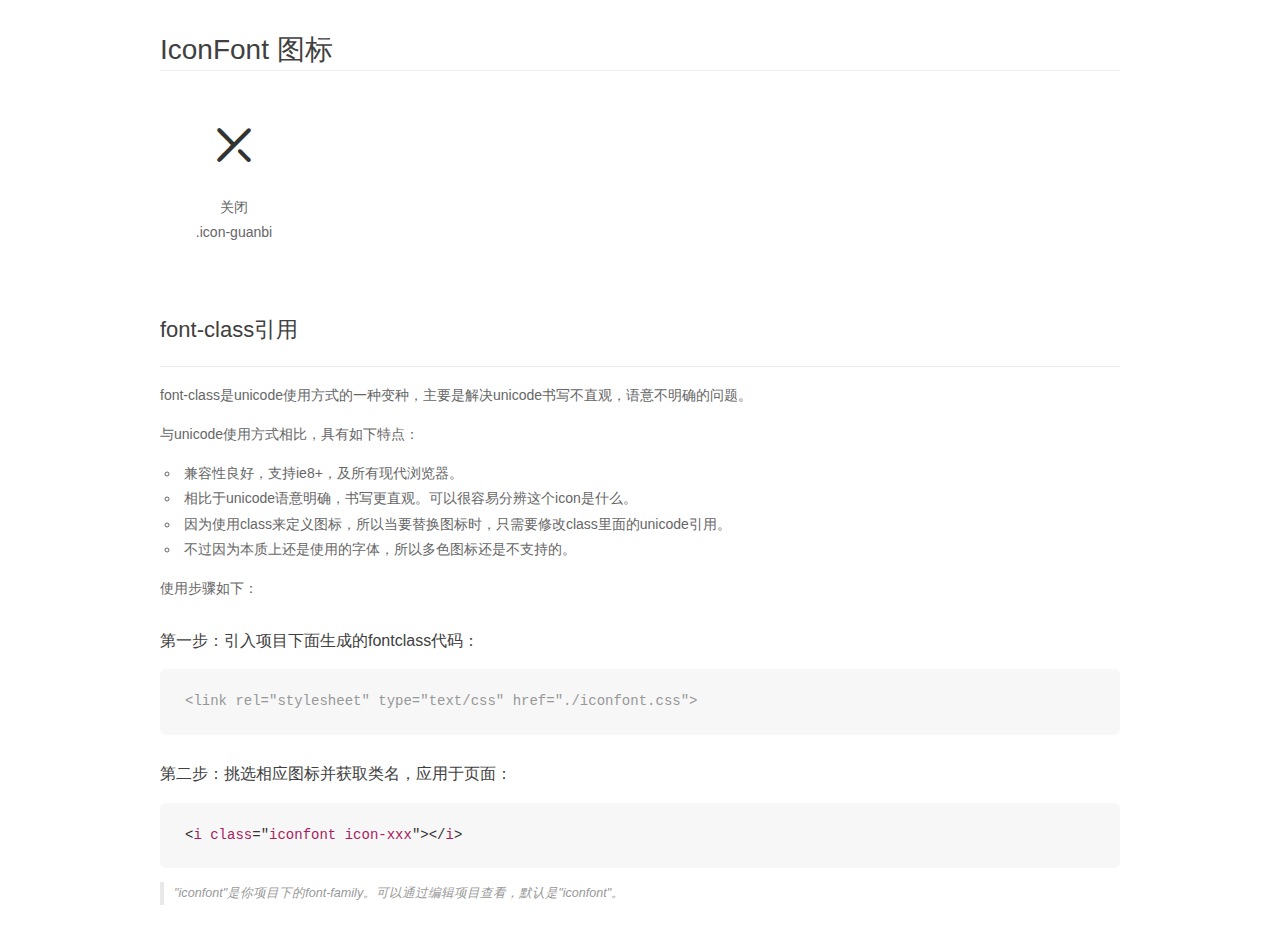
<file: public/less/font_m9dga30mbz1l9pb9/demo_fontclass.html>
<!DOCTYPE html>
<html>
<head>
    <meta charset="utf-8"/>
    <title>IconFont</title>
    <link rel="stylesheet" href="demo.css">
    <link rel="stylesheet" href="iconfont.css">
</head>
<body>
    <div class="main markdown">
        <h1>IconFont 图标</h1>
        <ul class="icon_lists clear">
            
                <li>
                <i class="icon iconfont icon-guanbi"></i>
                    <div class="name">关闭</div>
                    <div class="fontclass">.icon-guanbi</div>
                </li>
            
        </ul>

        <h2 id="font-class-">font-class引用</h2>
        <hr>

        <p>font-class是unicode使用方式的一种变种，主要是解决unicode书写不直观，语意不明确的问题。</p>
        <p>与unicode使用方式相比，具有如下特点：</p>
        <ul>
        <li>兼容性良好，支持ie8+，及所有现代浏览器。</li>
        <li>相比于unicode语意明确，书写更直观。可以很容易分辨这个icon是什么。</li>
        <li>因为使用class来定义图标，所以当要替换图标时，只需要修改class里面的unicode引用。</li>
        <li>不过因为本质上还是使用的字体，所以多色图标还是不支持的。</li>
        </ul>
        <p>使用步骤如下：</p>
        <h3 id="-fontclass-">第一步：引入项目下面生成的fontclass代码：</h3>


        <pre><code class="lang-js hljs javascript"><span class="hljs-comment">&lt;link rel="stylesheet" type="text/css" href="./iconfont.css"&gt;</span></code></pre>
        <h3 id="-">第二步：挑选相应图标并获取类名，应用于页面：</h3>
        <pre><code class="lang-css hljs">&lt;<span class="hljs-selector-tag">i</span> <span class="hljs-selector-tag">class</span>="<span class="hljs-selector-tag">iconfont</span> <span class="hljs-selector-tag">icon-xxx</span>"&gt;&lt;/<span class="hljs-selector-tag">i</span>&gt;</code></pre>
        <blockquote>
        <p>"iconfont"是你项目下的font-family。可以通过编辑项目查看，默认是"iconfont"。</p>
        </blockquote>
    </div>
</body>
</html>
</file>
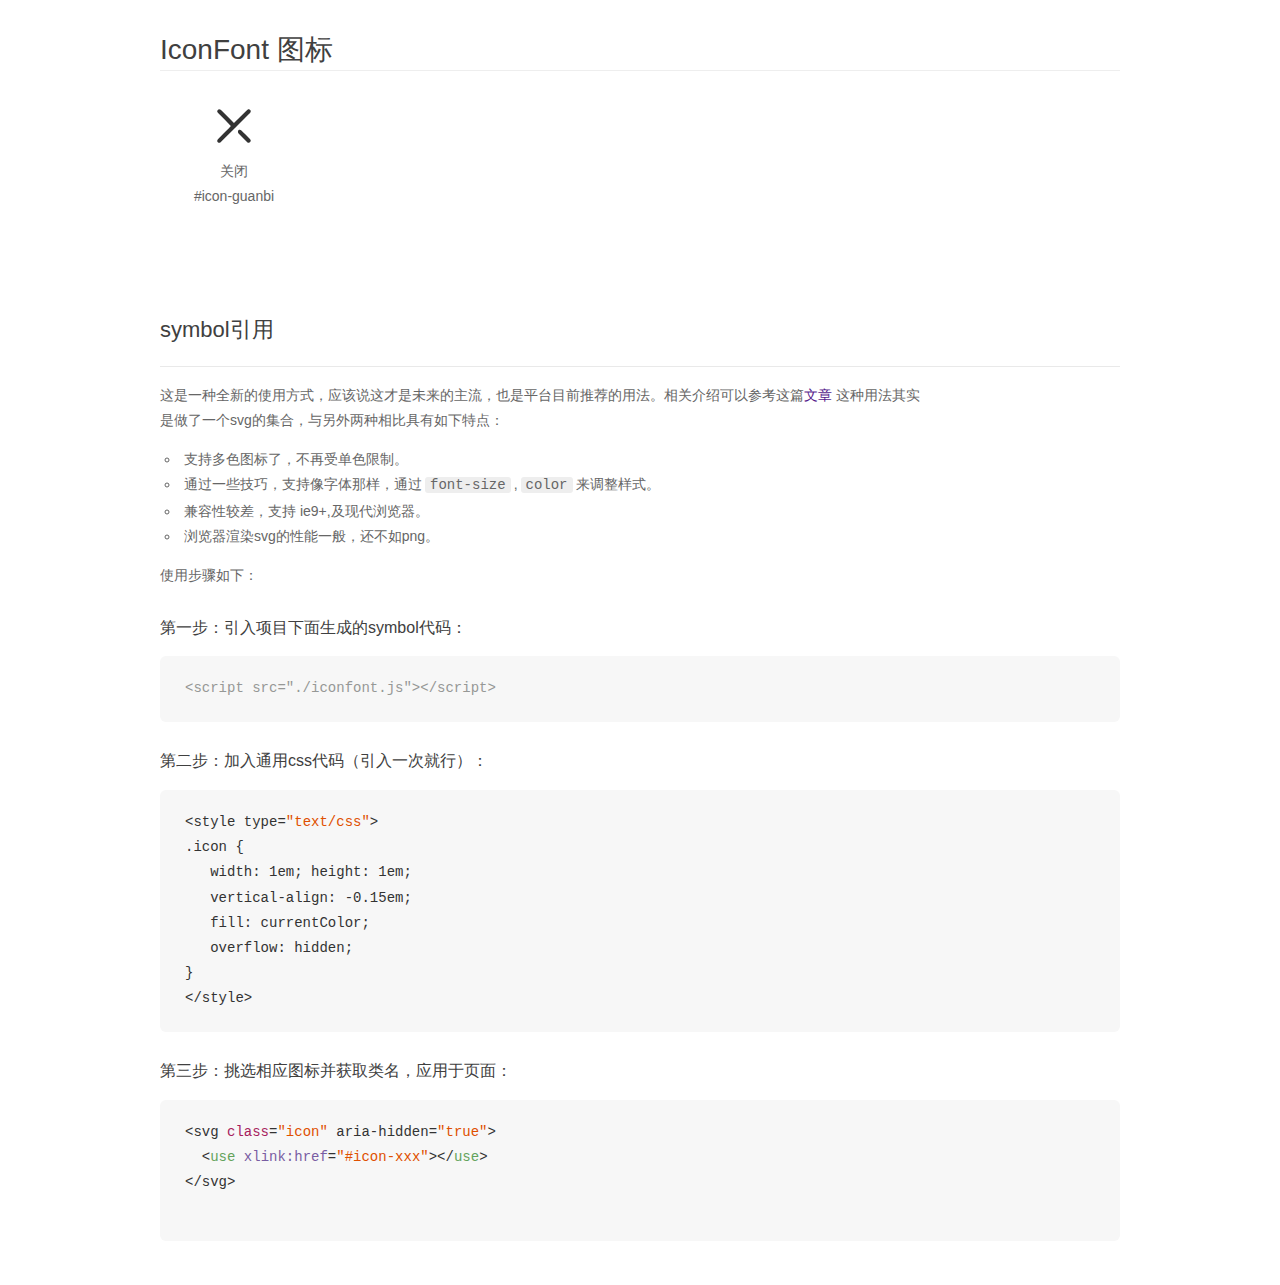
<file: public/less/font_m9dga30mbz1l9pb9/demo_symbol.html>
<!DOCTYPE html>
<html>
<head>
    <meta charset="utf-8"/>
    <title>IconFont</title>
    <link rel="stylesheet" href="demo.css">
    <script src="iconfont.js"></script>

    <style type="text/css">
        .icon {
          /* 通过设置 font-size 来改变图标大小 */
          width: 1em; height: 1em;
          /* 图标和文字相邻时，垂直对齐 */
          vertical-align: -0.15em;
          /* 通过设置 color 来改变 SVG 的颜色/fill */
          fill: currentColor;
          /* path 和 stroke 溢出 viewBox 部分在 IE 下会显示
             normalize.css 中也包含这行 */
          overflow: hidden;
        }

    </style>
</head>
<body>
    <div class="main markdown">
        <h1>IconFont 图标</h1>
        <ul class="icon_lists clear">
            
                <li>
                    <svg class="icon" aria-hidden="true">
                        <use xlink:href="#icon-guanbi"></use>
                    </svg>
                    <div class="name">关闭</div>
                    <div class="fontclass">#icon-guanbi</div>
                </li>
            
        </ul>


        <h2 id="symbol-">symbol引用</h2>
        <hr>

        <p>这是一种全新的使用方式，应该说这才是未来的主流，也是平台目前推荐的用法。相关介绍可以参考这篇<a href="">文章</a>
        这种用法其实是做了一个svg的集合，与另外两种相比具有如下特点：</p>
        <ul>
          <li>支持多色图标了，不再受单色限制。</li>
          <li>通过一些技巧，支持像字体那样，通过<code>font-size</code>,<code>color</code>来调整样式。</li>
          <li>兼容性较差，支持 ie9+,及现代浏览器。</li>
          <li>浏览器渲染svg的性能一般，还不如png。</li>
        </ul>
        <p>使用步骤如下：</p>
        <h3 id="-symbol-">第一步：引入项目下面生成的symbol代码：</h3>
        <pre><code class="lang-js hljs javascript"><span class="hljs-comment">&lt;script src="./iconfont.js"&gt;&lt;/script&gt;</span></code></pre>
        <h3 id="-css-">第二步：加入通用css代码（引入一次就行）：</h3>
        <pre><code class="lang-js hljs javascript">&lt;style type=<span class="hljs-string">"text/css"</span>&gt;
.icon {
   width: <span class="hljs-number">1</span>em; height: <span class="hljs-number">1</span>em;
   vertical-align: <span class="hljs-number">-0.15</span>em;
   fill: currentColor;
   overflow: hidden;
}
&lt;<span class="hljs-regexp">/style&gt;</span></code></pre>
        <h3 id="-">第三步：挑选相应图标并获取类名，应用于页面：</h3>
        <pre><code class="lang-js hljs javascript">&lt;svg <span class="hljs-class"><span class="hljs-keyword">class</span></span>=<span class="hljs-string">"icon"</span> aria-hidden=<span class="hljs-string">"true"</span>&gt;<span class="xml"><span class="hljs-tag">
  &lt;<span class="hljs-name">use</span> <span class="hljs-attr">xlink:href</span>=<span class="hljs-string">"#icon-xxx"</span>&gt;</span><span class="hljs-tag">&lt;/<span class="hljs-name">use</span>&gt;</span>
</span>&lt;<span class="hljs-regexp">/svg&gt;
        </span></code></pre>
    </div>
</body>
</html>
</file>
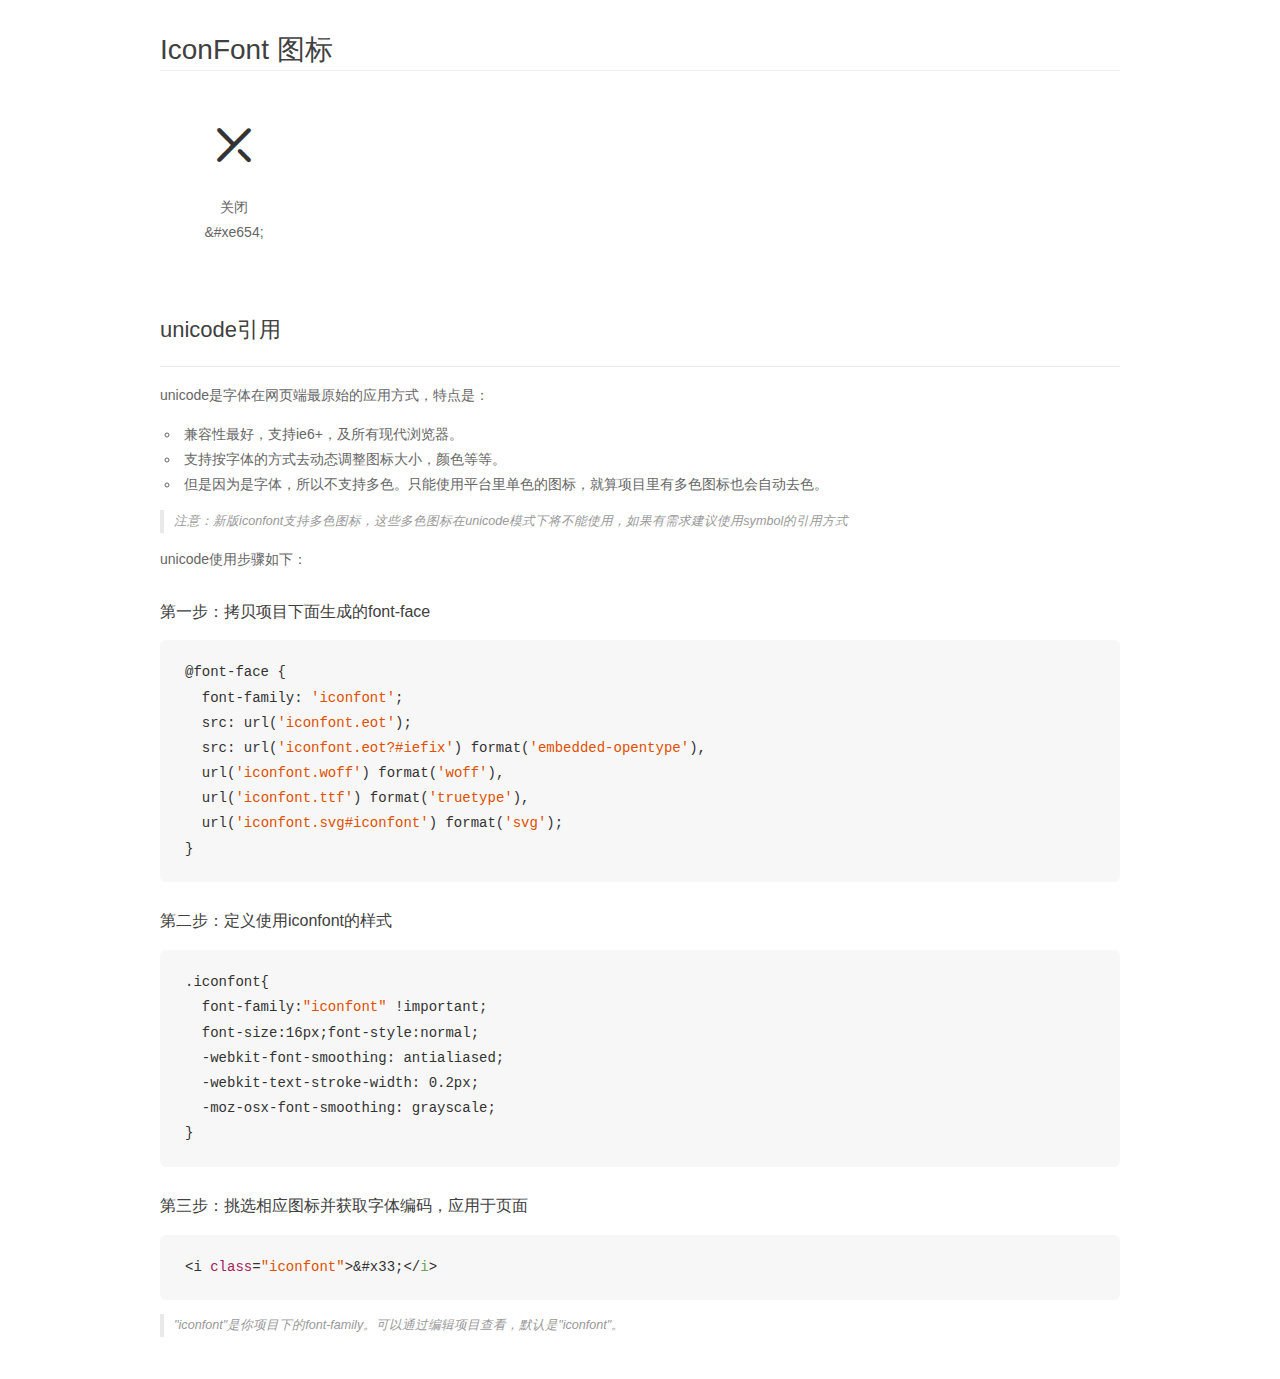
<file: public/less/font_m9dga30mbz1l9pb9/demo_unicode.html>
<!DOCTYPE html>
<html>
<head>
    <meta charset="utf-8"/>
    <title>IconFont</title>
    <link rel="stylesheet" href="demo.css">

    <style type="text/css">

        @font-face {font-family: "iconfont";
          src: url('iconfont.eot'); /* IE9*/
          src: url('iconfont.eot#iefix') format('embedded-opentype'), /* IE6-IE8 */
          url('iconfont.woff') format('woff'), /* chrome, firefox */
          url('iconfont.ttf') format('truetype'), /* chrome, firefox, opera, Safari, Android, iOS 4.2+*/
          url('iconfont.svg#iconfont') format('svg'); /* iOS 4.1- */
        }

        .iconfont {
          font-family:"iconfont" !important;
          font-size:16px;
          font-style:normal;
          -webkit-font-smoothing: antialiased;
          -webkit-text-stroke-width: 0.2px;
          -moz-osx-font-smoothing: grayscale;
        }

    </style>
</head>
<body>
    <div class="main markdown">
        <h1>IconFont 图标</h1>
        <ul class="icon_lists clear">
            
                <li>
                <i class="icon iconfont">&#xe654;</i>
                    <div class="name">关闭</div>
                    <div class="code">&amp;#xe654;</div>
                </li>
            
        </ul>
        <h2 id="unicode-">unicode引用</h2>
        <hr>

        <p>unicode是字体在网页端最原始的应用方式，特点是：</p>
        <ul>
        <li>兼容性最好，支持ie6+，及所有现代浏览器。</li>
        <li>支持按字体的方式去动态调整图标大小，颜色等等。</li>
        <li>但是因为是字体，所以不支持多色。只能使用平台里单色的图标，就算项目里有多色图标也会自动去色。</li>
        </ul>
        <blockquote>
        <p>注意：新版iconfont支持多色图标，这些多色图标在unicode模式下将不能使用，如果有需求建议使用symbol的引用方式</p>
        </blockquote>
        <p>unicode使用步骤如下：</p>
        <h3 id="-font-face">第一步：拷贝项目下面生成的font-face</h3>
        <pre><code class="lang-js hljs javascript">@font-face {
  font-family: <span class="hljs-string">'iconfont'</span>;
  src: url(<span class="hljs-string">'iconfont.eot'</span>);
  src: url(<span class="hljs-string">'iconfont.eot?#iefix'</span>) format(<span class="hljs-string">'embedded-opentype'</span>),
  url(<span class="hljs-string">'iconfont.woff'</span>) format(<span class="hljs-string">'woff'</span>),
  url(<span class="hljs-string">'iconfont.ttf'</span>) format(<span class="hljs-string">'truetype'</span>),
  url(<span class="hljs-string">'iconfont.svg#iconfont'</span>) format(<span class="hljs-string">'svg'</span>);
}
</code></pre>
        <h3 id="-iconfont-">第二步：定义使用iconfont的样式</h3>
        <pre><code class="lang-js hljs javascript">.iconfont{
  font-family:<span class="hljs-string">"iconfont"</span> !important;
  font-size:<span class="hljs-number">16</span>px;font-style:normal;
  -webkit-font-smoothing: antialiased;
  -webkit-text-stroke-width: <span class="hljs-number">0.2</span>px;
  -moz-osx-font-smoothing: grayscale;
}
</code></pre>
        <h3 id="-">第三步：挑选相应图标并获取字体编码，应用于页面</h3>
        <pre><code class="lang-js hljs javascript">&lt;i <span class="hljs-class"><span class="hljs-keyword">class</span></span>=<span class="hljs-string">"iconfont"</span>&gt;&amp;#x33;<span class="xml"><span class="hljs-tag">&lt;/<span class="hljs-name">i</span>&gt;</span></span></code></pre>

        <blockquote>
        <p>"iconfont"是你项目下的font-family。可以通过编辑项目查看，默认是"iconfont"。</p>
        </blockquote>
    </div>


</body>
</html>
</file>
<file: public/less/font_m9dga30mbz1l9pb9/iconfont.css>
@font-face {font-family: "iconfont";
  src: url('iconfont.eot?t=1499682114338'); /* IE9*/
  src: url('iconfont.eot?t=1499682114338#iefix') format('embedded-opentype'), /* IE6-IE8 */
  url('iconfont.woff?t=1499682114338') format('woff'), /* chrome, firefox */
  url('iconfont.ttf?t=1499682114338') format('truetype'), /* chrome, firefox, opera, Safari, Android, iOS 4.2+*/
  url('iconfont.svg?t=1499682114338#iconfont') format('svg'); /* iOS 4.1- */
}

.iconfont {
  font-family:"iconfont" !important;
  font-size:16px;
  font-style:normal;
  -webkit-font-smoothing: antialiased;
  -moz-osx-font-smoothing: grayscale;
}

.icon-guanbi:before { content: "\e654"; }
</file>
<file: public/less/font_m9dga30mbz1l9pb9/demo.css>
*{margin: 0;padding: 0;list-style: none;}
/*
KISSY CSS Reset
理念：1. reset 的目的不是清除浏览器的默认样式，这仅是部分工作。清除和重置是紧密不可分的。
2. reset 的目的不是让默认样式在所有浏览器下一致，而是减少默认样式有可能带来的问题。
3. reset 期望提供一套普适通用的基础样式。但没有银弹，推荐根据具体需求，裁剪和修改后再使用。
特色：1. 适应中文；2. 基于最新主流浏览器。
维护：玉伯<lifesinger@gmail.com>, 正淳<ragecarrier@gmail.com>
 */

/** 清除内外边距 **/
body, h1, h2, h3, h4, h5, h6, hr, p, blockquote, /* structural elements 结构元素 */
dl, dt, dd, ul, ol, li, /* list elements 列表元素 */
pre, /* text formatting elements 文本格式元素 */
form, fieldset, legend, button, input, textarea, /* form elements 表单元素 */
th, td /* table elements 表格元素 */ {
  margin: 0;
  padding: 0;
}

/** 设置默认字体 **/
body,
button, input, select, textarea /* for ie */ {
  font: 12px/1.5 tahoma, arial, \5b8b\4f53, sans-serif;
}
h1, h2, h3, h4, h5, h6 { font-size: 100%; }
address, cite, dfn, em, var { font-style: normal; } /* 将斜体扶正 */
code, kbd, pre, samp { font-family: courier new, courier, monospace; } /* 统一等宽字体 */
small { font-size: 12px; } /* 小于 12px 的中文很难阅读，让 small 正常化 */

/** 重置列表元素 **/
ul, ol { list-style: none; }

/** 重置文本格式元素 **/
a { text-decoration: none; }
a:hover { text-decoration: underline; }


/** 重置表单元素 **/
legend { color: #000; } /* for ie6 */
fieldset, img { border: 0; } /* img 搭车：让链接里的 img 无边框 */
button, input, select, textarea { font-size: 100%; } /* 使得表单元素在 ie 下能继承字体大小 */
/* 注：optgroup 无法扶正 */

/** 重置表格元素 **/
table { border-collapse: collapse; border-spacing: 0; }

/* 清除浮动 */
.ks-clear:after, .clear:after {
  content: '\20';
  display: block;
  height: 0;
  clear: both;
}
.ks-clear, .clear {
  *zoom: 1;
}

.main {
  padding: 30px 100px;
width: 960px;
margin: 0 auto;
}
.main h1{font-size:36px; color:#333; text-align:left;margin-bottom:30px; border-bottom: 1px solid #eee;}

.helps{margin-top:40px;}
.helps pre{
  padding:20px;
  margin:10px 0;
  border:solid 1px #e7e1cd;
  background-color: #fffdef;
  overflow: auto;
}

.icon_lists{
  width: 100% !important;

}

.icon_lists li{
  float:left;
  width: 100px;
  height:180px;
  text-align: center;
  list-style: none !important;
}
.icon_lists .icon{
  font-size: 42px;
  line-height: 100px;
  margin: 10px 0;
  color:#333;
  -webkit-transition: font-size 0.25s ease-out 0s;
  -moz-transition: font-size 0.25s ease-out 0s;
  transition: font-size 0.25s ease-out 0s;

}
.icon_lists .icon:hover{
  font-size: 100px;
}



.markdown {
  color: #666;
  font-size: 14px;
  line-height: 1.8;
}

.highlight {
  line-height: 1.5;
}

.markdown img {
  vertical-align: middle;
  max-width: 100%;
}

.markdown h1 {
  color: #404040;
  font-weight: 500;
  line-height: 40px;
  margin-bottom: 24px;
}

.markdown h2,
.markdown h3,
.markdown h4,
.markdown h5,
.markdown h6 {
  color: #404040;
  margin: 1.6em 0 0.6em 0;
  font-weight: 500;
  clear: both;
}

.markdown h1 {
  font-size: 28px;
}

.markdown h2 {
  font-size: 22px;
}

.markdown h3 {
  font-size: 16px;
}

.markdown h4 {
  font-size: 14px;
}

.markdown h5 {
  font-size: 12px;
}

.markdown h6 {
  font-size: 12px;
}

.markdown hr {
  height: 1px;
  border: 0;
  background: #e9e9e9;
  margin: 16px 0;
  clear: both;
}

.markdown p,
.markdown pre {
  margin: 1em 0;
}

.markdown > p,
.markdown > blockquote,
.markdown > .highlight,
.markdown > ol,
.markdown > ul {
  width: 80%;
}

.markdown ul > li {
  list-style: circle;
}

.markdown > ul li,
.markdown blockquote ul > li {
  margin-left: 20px;
  padding-left: 4px;
}

.markdown > ul li p,
.markdown > ol li p {
  margin: 0.6em 0;
}

.markdown ol > li {
  list-style: decimal;
}

.markdown > ol li,
.markdown blockquote ol > li {
  margin-left: 20px;
  padding-left: 4px;
}

.markdown code {
  margin: 0 3px;
  padding: 0 5px;
  background: #eee;
  border-radius: 3px;
}

.markdown pre {
  border-radius: 6px;
  background: #f7f7f7;
  padding: 20px;
}

.markdown pre code {
  border: none;
  background: #f7f7f7;
  margin: 0;
}

.markdown strong,
.markdown b {
  font-weight: 600;
}

.markdown > table {
  border-collapse: collapse;
  border-spacing: 0px;
  empty-cells: show;
  border: 1px solid #e9e9e9;
  width: 95%;
  margin-bottom: 24px;
}

.markdown > table th {
  white-space: nowrap;
  color: #333;
  font-weight: 600;

}

.markdown > table th,
.markdown > table td {
  border: 1px solid #e9e9e9;
  padding: 8px 16px;
  text-align: left;
}

.markdown > table th {
  background: #F7F7F7;
}

.markdown blockquote {
  font-size: 90%;
  color: #999;
  border-left: 4px solid #e9e9e9;
  padding-left: 0.8em;
  margin: 1em 0;
  font-style: italic;
}

.markdown blockquote p {
  margin: 0;
}

.markdown .anchor {
  opacity: 0;
  transition: opacity 0.3s ease;
  margin-left: 8px;
}

.markdown .waiting {
  color: #ccc;
}

.markdown h1:hover .anchor,
.markdown h2:hover .anchor,
.markdown h3:hover .anchor,
.markdown h4:hover .anchor,
.markdown h5:hover .anchor,
.markdown h6:hover .anchor {
  opacity: 1;
  display: inline-block;
}

.markdown > br,
.markdown > p > br {
  clear: both;
}


.hljs {
  display: block;
  background: white;
  padding: 0.5em;
  color: #333333;
  overflow-x: auto;
}

.hljs-comment,
.hljs-meta {
  color: #969896;
}

.hljs-string,
.hljs-variable,
.hljs-template-variable,
.hljs-strong,
.hljs-emphasis,
.hljs-quote {
  color: #df5000;
}

.hljs-keyword,
.hljs-selector-tag,
.hljs-type {
  color: #a71d5d;
}

.hljs-literal,
.hljs-symbol,
.hljs-bullet,
.hljs-attribute {
  color: #0086b3;
}

.hljs-section,
.hljs-name {
  color: #63a35c;
}

.hljs-tag {
  color: #333333;
}

.hljs-title,
.hljs-attr,
.hljs-selector-id,
.hljs-selector-class,
.hljs-selector-attr,
.hljs-selector-pseudo {
  color: #795da3;
}

.hljs-addition {
  color: #55a532;
  background-color: #eaffea;
}

.hljs-deletion {
  color: #bd2c00;
  background-color: #ffecec;
}

.hljs-link {
  text-decoration: underline;
}

pre{
  background: #fff;
}
</file>
